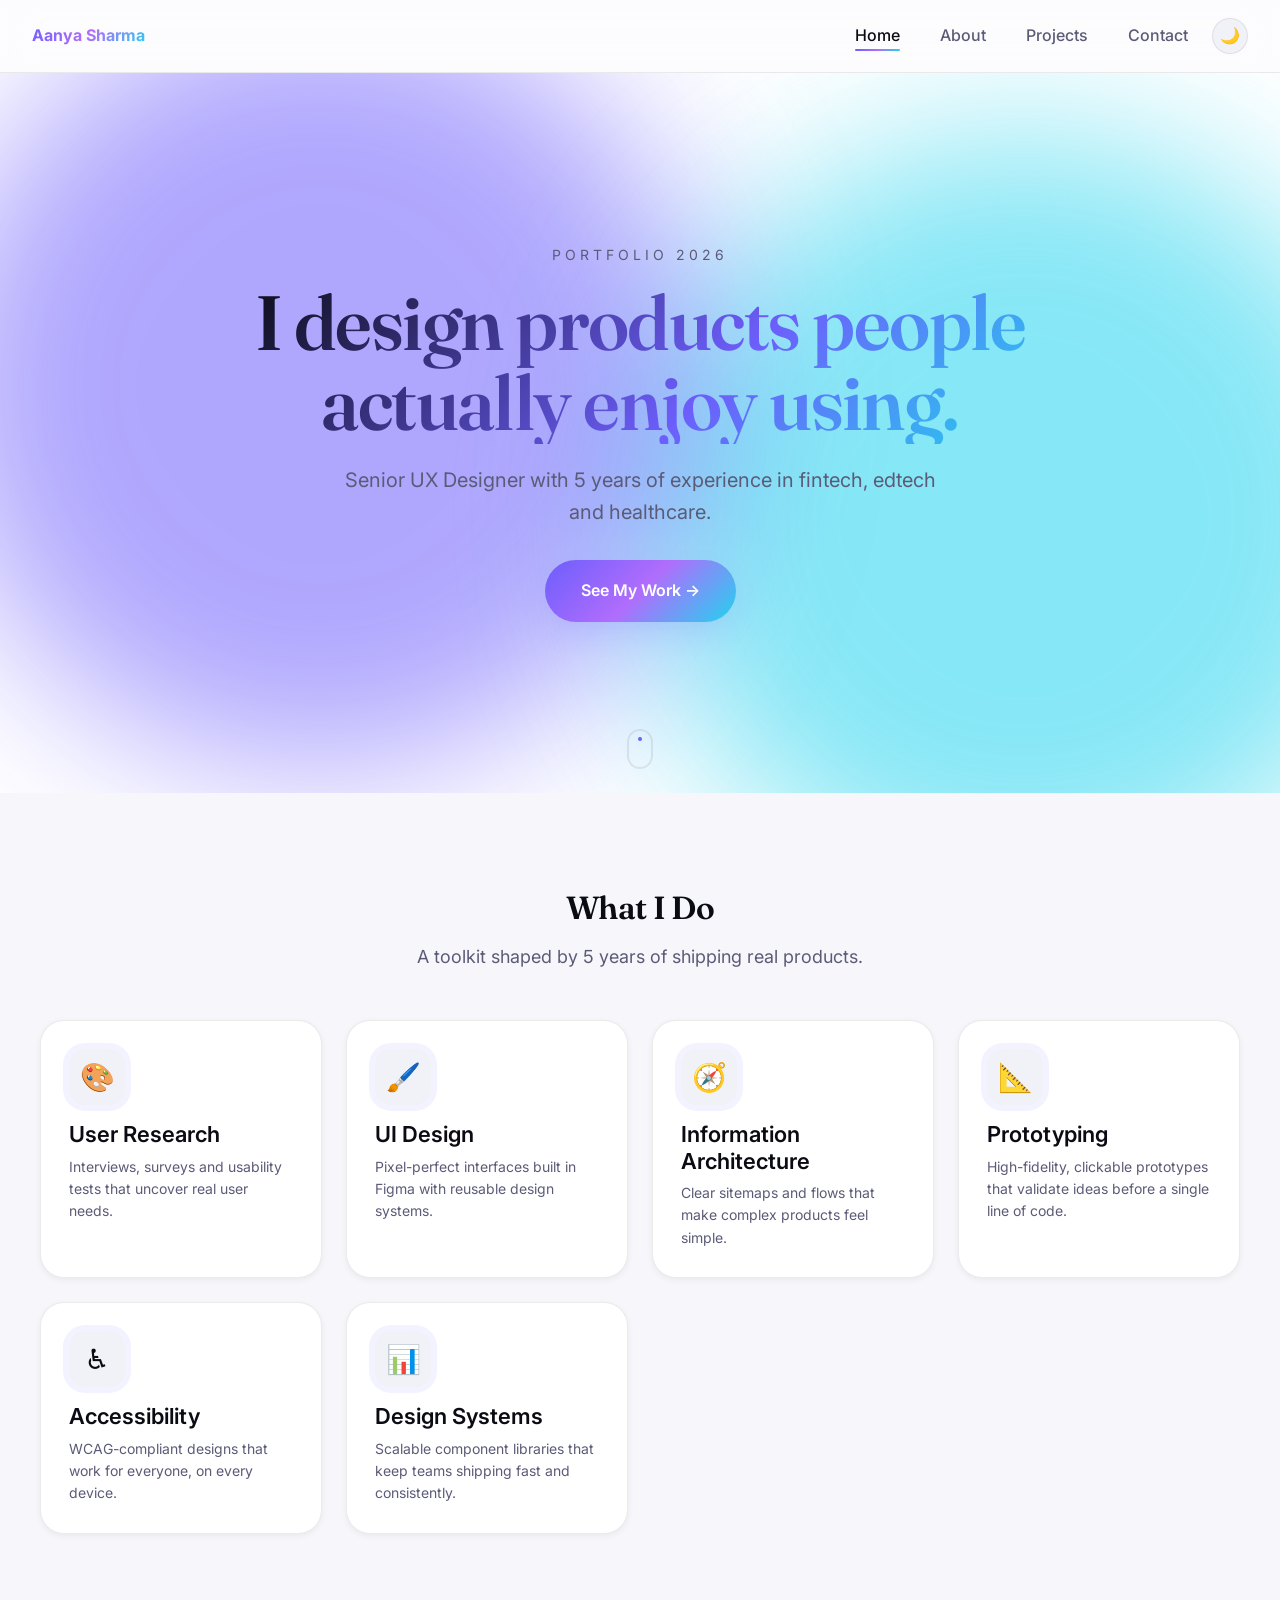
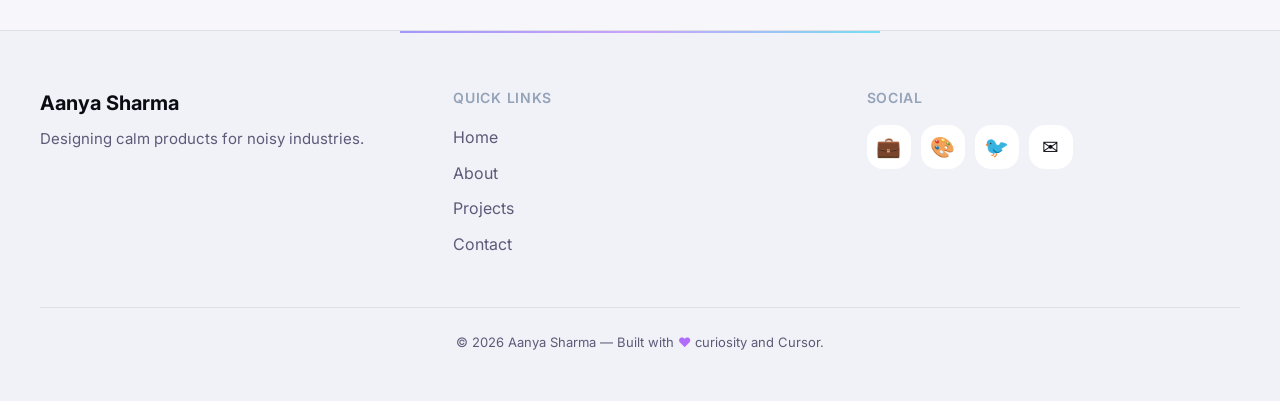
<file: index.html>
<!DOCTYPE html>
<html lang="en">
<head>
  <meta charset="UTF-8">
  <meta name="viewport" content="width=device-width, initial-scale=1.0">
  <title>Aanya Sharma | UX Designer</title>
  <link rel="stylesheet" href="styles.css">
</head>
<body>

  <!-- Site navigation: sticks to the top of the viewport when you scroll -->
  <nav class="site-nav" aria-label="Main navigation">

    <!-- Brand name on the left — links back to the home page -->
    <a href="index.html" class="site-nav__brand">Aanya Sharma</a>

    <button
      type="button"
      class="site-nav__toggle"
      aria-expanded="false"
      aria-controls="site-nav-menu"
      aria-label="Open navigation menu"
    >
      <span class="site-nav__toggle-icon site-nav__toggle-icon--menu" aria-hidden="true">☰</span>
      <span class="site-nav__toggle-icon site-nav__toggle-icon--close" aria-hidden="true">✕</span>
    </button>

    <!-- Main page links — dropdown panel on small screens -->
    <div id="site-nav-menu" class="site-nav__menu">
      <ul class="site-nav__links">
        <li><a href="index.html" class="active">Home</a></li>
        <li><a href="about.html">About</a></li>
        <li><a href="projects.html">Projects</a></li>
        <li><a href="contact.html">Contact</a></li>
      </ul>
      <button type="button" class="theme-toggle" aria-label="Switch to dark mode">
        <span class="theme-toggle__icon" aria-hidden="true">🌙</span>
      </button>
    </div>

  </nav>

  <section class="hero">
    <div class="hero__noise" aria-hidden="true"></div>
    <p class="hero__eyebrow">PORTFOLIO 2026</p>
    <h1 class="hero__title">I design products people actually enjoy using.</h1>
    <p class="hero__subtitle">Senior UX Designer with 5 years of experience in fintech, edtech and healthcare.</p>
    <a href="projects.html" class="hero__cta btn-shine">See My Work →</a>
    <div class="hero__scroll" aria-hidden="true"><span class="hero__scroll-dot"></span></div>
  </section>

  <section class="skills">
    <h2 class="skills__heading">What I Do</h2>
    <p class="skills__tagline">A toolkit shaped by 5 years of shipping real products.</p>

    <div class="skills__grid">

      <!-- Card 1: User Research -->
      <article class="skills__card reveal">
        <span class="skills__icon" aria-hidden="true">🎨</span>
        <h3>User Research</h3>
        <p>Interviews, surveys and usability tests that uncover real user needs.</p>
      </article>

      <!-- Card 2: UI Design -->
      <article class="skills__card reveal">
        <span class="skills__icon" aria-hidden="true">🖌️</span>
        <h3>UI Design</h3>
        <p>Pixel-perfect interfaces built in Figma with reusable design systems.</p>
      </article>

      <!-- Card 3: Information Architecture -->
      <article class="skills__card reveal">
        <span class="skills__icon" aria-hidden="true">🧭</span>
        <h3>Information Architecture</h3>
        <p>Clear sitemaps and flows that make complex products feel simple.</p>
      </article>

      <!-- Card 4: Prototyping -->
      <article class="skills__card reveal">
        <span class="skills__icon" aria-hidden="true">📐</span>
        <h3>Prototyping</h3>
        <p>High-fidelity, clickable prototypes that validate ideas before a single line of code.</p>
      </article>

      <!-- Card 5: Accessibility -->
      <article class="skills__card reveal">
        <span class="skills__icon" aria-hidden="true">♿</span>
        <h3>Accessibility</h3>
        <p>WCAG-compliant designs that work for everyone, on every device.</p>
      </article>

      <!-- Card 6: Design Systems -->
      <article class="skills__card reveal">
        <span class="skills__icon" aria-hidden="true">📊</span>
        <h3>Design Systems</h3>
        <p>Scalable component libraries that keep teams shipping fast and consistently.</p>
      </article>

    </div>
  </section>

  <footer class="site-footer">
    <div class="site-footer__inner">
      <div class="site-footer__columns">
        <div class="site-footer__brand">
          <p class="site-footer__name">Aanya Sharma</p>
          <p class="site-footer__tagline">Designing calm products for noisy industries.</p>
        </div>
        <div class="site-footer__links">
          <p class="site-footer__heading">Quick links</p>
          <ul>
            <li><a href="index.html">Home</a></li>
            <li><a href="about.html">About</a></li>
            <li><a href="projects.html">Projects</a></li>
            <li><a href="contact.html">Contact</a></li>
          </ul>
        </div>
        <div class="site-footer__social">
          <p class="site-footer__heading">Social</p>
          <ul>
            <li>
              <a class="site-footer__social-link" href="https://linkedin.com" target="_blank" rel="noopener noreferrer">
                <span class="visually-hidden">LinkedIn</span>
                <span class="site-footer__social-emoji" aria-hidden="true">💼</span>
              </a>
            </li>
            <li>
              <a class="site-footer__social-link" href="https://dribbble.com" target="_blank" rel="noopener noreferrer">
                <span class="visually-hidden">Dribbble</span>
                <span class="site-footer__social-emoji" aria-hidden="true">🎨</span>
              </a>
            </li>
            <li>
              <a class="site-footer__social-link" href="https://twitter.com" target="_blank" rel="noopener noreferrer">
                <span class="visually-hidden">Twitter</span>
                <span class="site-footer__social-emoji" aria-hidden="true">🐦</span>
              </a>
            </li>
            <li>
              <a class="site-footer__social-link" href="mailto:aanya.sharma@example.com">
                <span class="visually-hidden">Email</span>
                <span class="site-footer__social-emoji" aria-hidden="true">✉️</span>
              </a>
            </li>
          </ul>
        </div>
      </div>
      <div class="site-footer__bottom">
        <p>© 2026 Aanya Sharma — Built with <span class="footer-heart" aria-hidden="true">♥</span> curiosity and Cursor.</p>
      </div>
    </div>
  </footer>

  <script src="script.js"></script>
</body>
</html>
</file>
<file: styles.css>
@import url("https://fonts.googleapis.com/css2?family=Fraunces:opsz,wght@9..144,600;800&family=Inter:wght@400;500;600;700&display=swap");

:root {
  /* Light theme (default) */
  --bg:            #f7f7fb;
  --surface:       #ffffff;
  --surface-2:     #f1f1f8;
  --text:          #0b0b14;
  --text-muted:    #5b5b78;
  --border:        rgba(11,11,20,.08);
  --primary:       #6d5efc;
  --primary-2:     #b06dfc;
  --accent:        #22d3ee;
  --success:       #16a34a;
  --danger:        #ef4444;
  --shadow-sm:     0 2px 6px rgba(11,11,20,.06);
  --shadow-md:     0 12px 32px -8px rgba(109,94,252,.18);
  --shadow-lg:     0 30px 60px -20px rgba(109,94,252,.35);
  --radius-sm:     10px;
  --radius-md:     16px;
  --radius-lg:     24px;
  --radius-pill:   999px;
  --ease:          cubic-bezier(.2,.7,.2,1);
  --dur-fast:      180ms;
  --dur:           320ms;
  --dur-slow:      650ms;
  --grad-hero:     linear-gradient(135deg,#6d5efc 0%,#b06dfc 50%,#22d3ee 100%);
  --grad-text:     linear-gradient(135deg,#0b0b14 0%,#6d5efc 60%,#22d3ee 100%);

    /* Legacy aliases (existing rules) */
  --color-bg: var(--surface);
  --color-text: var(--text);
  --color-muted: var(--text-muted);
  --color-primary: var(--primary);
  --color-primary-dark: #5548e8;
  --color-accent: var(--accent);
  --color-surface: var(--surface-2);

  --font-heading: "Fraunces", Georgia, serif;
  --font-body: "Inter", system-ui, sans-serif;

  --font-size-h1: 48px;
  --font-size-h2: 32px;
  --font-size-h3: 22px;
  --font-size-body: 16px;
  --font-size-small: 14px;

  --line-height-body: 1.6;
  --line-height-heading: 1.2;

  --nav-glass: rgba(255,255,255,.65);
}

:root[data-theme="dark"] {
  --bg:#08090f;
  --surface:#13141f;
  --surface-2:#1c1d2e;
  --text:#f5f5fa;
  --text-muted:#9ca3b7;
  --border:rgba(245,245,250,.10);
  --shadow-sm:0 2px 8px rgba(0,0,0,.4);
  --shadow-md:0 14px 40px -10px rgba(34,211,238,.20);
  --shadow-lg:0 30px 80px -20px rgba(109,94,252,.45);
  --grad-text: linear-gradient(135deg,#ffffff 0%,#b06dfc 60%,#22d3ee 100%);
  --color-bg: var(--surface);
  --color-text: var(--text);
  --color-muted: var(--text-muted);
  --nav-glass: rgba(19,20,31,.55);
}

html {
  scroll-behavior: smooth;
}

body {
  margin: 0;
  font-family: var(--font-body);
  font-size: var(--font-size-body);
  line-height: var(--line-height-body);
  color: var(--text);
  background-color: var(--bg);
}

h1,
h2 {
  font-family: var(--font-heading);
  font-weight: 600;
  line-height: var(--line-height-heading);
  color: var(--color-text);
}

h1 {
  font-size: var(--font-size-h1);
}

h2 {
  font-size: var(--font-size-h2);
}

h3 {
  font-family: var(--font-body);
  font-size: var(--font-size-h3);
  font-weight: 600;
  line-height: var(--line-height-heading);
  color: var(--color-text);
}

/* === NAVIGATION === */

.site-nav {
  position: sticky;
  top: 0;
  z-index: 100;
  display: flex;
  align-items: center;
  justify-content: space-between;
  height: 64px;
  padding: 0 2rem;
  background-color: var(--color-text);
  color: var(--color-bg);
  font-size: var(--font-size-body);
}

.site-nav__toggle {
  display: none;
  align-items: center;
  justify-content: center;
  width: 44px;
  height: 44px;
  padding: 0;
  border: none;
  background: transparent;
  color: var(--color-bg);
  cursor: pointer;
}

.site-nav__toggle-icon {
  font-size: 1.5rem;
  line-height: 1;
  transition: opacity 0.2s ease, transform 0.2s ease;
}

.site-nav__toggle-icon--close {
  display: none;
}

.site-nav.is-open .site-nav__toggle-icon--menu {
  display: none;
}

.site-nav.is-open .site-nav__toggle-icon--close {
  display: inline;
}

.site-nav__brand {
  color: var(--color-bg);
  text-decoration: none;
  font-weight: 600;
}

.site-nav__links {
  display: flex;
  align-items: center;
  gap: 2.5rem;
  margin: 0;
  padding: 0;
  list-style: none;
}

.site-nav__links a {
  color: var(--color-bg);
  text-decoration: none;
  transition: color 0.2s ease;
}

.site-nav__links a:hover {
  color: var(--color-accent);
}

.site-nav__links a.active {
  text-decoration: underline;
  text-decoration-color: var(--color-accent);
  text-underline-offset: 4px;
}

/* === HERO === */

.hero {
  display: flex;
  flex-direction: column;
  align-items: center;
  justify-content: center;
  width: 100%;
  height: 80vh;
  padding: 2rem;
  box-sizing: border-box;
  text-align: center;
  color: var(--color-bg);
  background: linear-gradient(to bottom right, #4f46e5, #9333ea);
}

.hero__eyebrow {
  margin: 0 0 1rem;
  font-size: var(--font-size-small);
  letter-spacing: 4px;
  text-transform: uppercase;
  opacity: 0.6;
}

.hero__title {
  margin: 0 0 1.25rem;
  max-width: 800px;
  color: var(--color-bg);
}

.hero__subtitle {
  margin: 0 0 2rem;
  max-width: 600px;
  font-size: 20px;
  line-height: var(--line-height-body);
  opacity: 0.8;
}

@keyframes hero-cta-float {
  0%,
  100% {
    transform: translateY(0);
  }
  50% {
    transform: translateY(-3px);
  }
}

.hero__cta {
  display: inline-block;
  padding: 16px 32px;
  border-radius: 999px;
  background-color: var(--color-bg);
  color: var(--color-text);
  font-size: var(--font-size-body);
  font-weight: 600;
  text-decoration: none;
  box-shadow: 0 4px 14px rgba(0, 0, 0, 0.15);
  transition: transform 0.2s ease, box-shadow 0.2s ease;
  animation: hero-cta-float 2s ease-in-out infinite;
}

.hero__cta:hover {
  transform: translateY(-4px);
  box-shadow: 0 8px 20px rgba(0, 0, 0, 0.2);
}

/* === SKILLS === */

.skills {
  padding: 96px 24px;
  background-color: var(--color-bg);
}

.skills__heading {
  margin: 0 0 16px;
  text-align: center;
}

.skills__tagline {
  margin: 0 0 48px;
  text-align: center;
  font-size: 18px;
  color: var(--color-muted);
}

.skills__grid {
  display: grid;
  grid-template-columns: repeat(auto-fit, minmax(260px, 1fr));
  gap: 24px;
  max-width: 1200px;
  margin: 0 auto;
}

.skills__card {
  padding: 24px;
  border: 1px solid #e5e7eb;
  border-radius: 16px;
  background-color: var(--color-bg);
  box-shadow: 0 4px 12px rgba(17, 24, 39, 0.06);
  transition: transform 0.2s ease, box-shadow 0.2s ease;
}

.skills__card:hover {
  transform: translateY(-6px);
  box-shadow: 0 16px 32px rgba(17, 24, 39, 0.12);
}

.skills__icon {
  display: block;
  margin-bottom: 16px;
  font-size: 48px;
  line-height: 1;
}

.skills__card h3 {
  margin: 0 0 8px;
}

.skills__card p {
  margin: 0;
  font-size: var(--font-size-small);
  line-height: var(--line-height-body);
  color: var(--color-muted);
}

/* === ABOUT === */

.about-header {
  padding: 64px 24px 48px;
  text-align: center;
  background-color: var(--color-bg);
}

.about-header__title {
  margin: 0 0 12px;
}

.about-header__subtitle {
  margin: 0;
  font-size: 18px;
  color: var(--color-muted);
}

.about-bio {
  display: grid;
  grid-template-columns: 1fr 1fr;
  gap: 48px;
  align-items: start;
  max-width: 960px;
  margin: 0 auto;
  padding: 0 24px 80px;
}

.about-bio__image img {
  display: block;
  width: 400px;
  max-width: 100%;
  height: auto;
  aspect-ratio: 1;
  border-radius: 12px;
}

.about-bio__text p {
  margin: 0 0 1.25rem;
  color: var(--color-text);
}

.about-bio__text p:last-child {
  margin-bottom: 0;
}

.about-bio__text em {
  font-style: italic;
}

.about-timeline {
  max-width: 720px;
  margin: 0 auto;
  padding: 0 24px 96px;
}

.about-timeline__heading {
  margin: 0 0 40px;
  text-align: center;
}

.about-timeline__list {
  position: relative;
  margin: 0;
  padding: 0;
  list-style: none;
}

.about-timeline__list::before {
  content: "";
  position: absolute;
  left: 88px;
  top: 8px;
  bottom: 8px;
  width: 2px;
  background-color: var(--color-accent);
}

.about-timeline__item {
  position: relative;
  display: grid;
  grid-template-columns: 72px 1fr;
  gap: 32px;
  padding-bottom: 32px;
}

.about-timeline__item:last-child {
  padding-bottom: 0;
}

.about-timeline__item::before {
  content: "";
  position: absolute;
  left: 82px;
  top: 6px;
  width: 14px;
  height: 14px;
  border-radius: 50%;
  background-color: var(--color-accent);
  border: 3px solid var(--color-bg);
  box-shadow: 0 0 0 2px var(--color-accent);
  z-index: 1;
}

.about-timeline__year {
  font-size: 18px;
  font-weight: 700;
  color: var(--color-text);
  text-align: right;
}

.about-timeline__role {
  margin: 0 0 6px;
  font-size: 18px;
  font-weight: 600;
  color: var(--color-text);
}

.about-timeline__desc {
  margin: 0;
  font-size: 15px;
  line-height: var(--line-height-body);
  color: var(--color-muted);
}

/* === PROJECTS === */

.projects-header {
  padding: 64px 24px 48px;
  text-align: center;
  background-color: var(--color-bg);
}

.projects-header__title {
  margin: 0 0 12px;
}

.projects-header__subtitle {
  margin: 0;
  font-size: 18px;
  color: var(--color-muted);
}

.projects-grid {
  display: grid;
  grid-template-columns: repeat(auto-fit, minmax(320px, 1fr));
  gap: 32px;
  max-width: 1200px;
  margin: 0 auto;
  padding: 0 24px 96px;
}

.project-card {
  overflow: hidden;
  border: 1px solid #e5e7eb;
  border-radius: 12px;
  background-color: var(--color-bg);
  box-shadow: 0 4px 12px rgba(17, 24, 39, 0.06);
}

.project-card__image {
  display: block;
  width: 100%;
  aspect-ratio: 16 / 9;
  object-fit: cover;
}

.project-card__body {
  padding: 24px;
}

.project-card__title {
  margin: 0 0 8px;
}

.project-card__desc {
  margin: 0 0 16px;
  font-size: var(--font-size-small);
  line-height: var(--line-height-body);
  color: var(--color-muted);
}

.project-card__tags {
  display: flex;
  flex-wrap: wrap;
  gap: 8px;
  margin-bottom: 20px;
}

.project-card__tag {
  padding: 4px 10px;
  border-radius: 999px;
  background-color: #ede9fe;
  font-size: 12px;
  font-weight: 500;
  color: #5b21b6;
}

.project-card__link {
  font-size: 15px;
  font-weight: 600;
  color: var(--color-primary);
  text-decoration: none;
}

.project-card__link:hover {
  text-decoration: underline;
}

/* === CONTACT === */

.contact-header {
  padding: 64px 24px 48px;
  text-align: center;
  background-color: var(--color-bg);
}

.contact-header__title {
  margin: 0 0 12px;
}

.contact-header__subtitle {
  max-width: 640px;
  margin: 0 auto;
  font-size: 18px;
  line-height: var(--line-height-body);
  color: var(--color-muted);
}

.contact-layout {
  display: grid;
  grid-template-columns: 1fr 1.2fr;
  gap: 48px;
  align-items: start;
  max-width: 1000px;
  margin: 0 auto;
  padding: 0 24px 96px;
}

.contact-card {
  padding: 32px;
  border: 1px solid #e5e7eb;
  border-radius: 12px;
  background-color: var(--color-surface);
}

.contact-card__heading {
  margin: 0 0 24px;
  font-size: 20px;
  font-weight: 600;
  color: var(--color-text);
}

.contact-card__item {
  margin: 0 0 20px;
  line-height: var(--line-height-body);
  color: var(--color-text);
}

.contact-card__label {
  display: block;
  margin-bottom: 4px;
  font-size: 12px;
  font-weight: 600;
  letter-spacing: 0.05em;
  text-transform: uppercase;
  color: var(--color-muted);
}

.contact-card__item a {
  color: var(--color-primary);
  text-decoration: none;
}

.contact-card__item a:hover {
  text-decoration: underline;
}

.contact-card__social-list {
  margin: 0;
  padding: 0;
  list-style: none;
}

.contact-card__social-list li {
  margin-bottom: 8px;
}

.contact-card__social-list a {
  font-weight: 500;
  color: var(--color-primary);
  text-decoration: none;
}

.contact-card__social-list a:hover {
  text-decoration: underline;
}

.contact-form {
  display: flex;
  flex-direction: column;
  gap: 20px;
}

.contact-form__field {
  display: flex;
  flex-direction: column;
  gap: 8px;
}

.contact-form__field label {
  font-size: var(--font-size-small);
  font-weight: 600;
  color: var(--color-text);
}

.contact-form__field input,
.contact-form__field select,
.contact-form__field textarea {
  width: 100%;
  padding: 12px;
  border: 1px solid #d1d5db;
  border-radius: 8px;
  background-color: var(--color-bg);
  font-family: inherit;
  font-size: var(--font-size-body);
  color: var(--color-text);
  box-sizing: border-box;
  transition: border-color 0.2s ease, box-shadow 0.2s ease;
}

.contact-form__field textarea {
  resize: vertical;
  min-height: 120px;
}

.contact-form__field input:focus,
.contact-form__field select:focus,
.contact-form__field textarea:focus {
  outline: none;
  border-color: var(--color-primary);
  box-shadow: 0 0 0 3px rgba(99, 102, 241, 0.25);
}

.contact-form__submit {
  width: 100%;
  padding: 14px;
  border: none;
  border-radius: 8px;
  background-color: var(--color-primary);
  font-size: var(--font-size-body);
  font-weight: 600;
  color: var(--color-bg);
  cursor: pointer;
  transition: background-color 0.2s ease;
}

.contact-form__submit:hover {
  background-color: var(--color-primary-dark);
}

.contact-success {
  margin: 0;
  padding: 24px;
  border-radius: 8px;
  background-color: #ecfdf5;
  border: 1px solid #a7f3d0;
  font-size: var(--font-size-body);
  line-height: var(--line-height-body);
  color: #065f46;
}

/* === FOOTER === */

.site-footer {
  padding: 48px 24px;
  background-color: #0f172a;
  color: #cbd5e1;
}

.site-footer__inner {
  max-width: 1200px;
  margin: 0 auto;
}

.site-footer__columns {
  display: grid;
  grid-template-columns: repeat(3, 1fr);
  gap: 40px;
}

.site-footer__name {
  margin: 0 0 8px;
  font-size: 20px;
  font-weight: 700;
  color: #f8fafc;
}

.site-footer__tagline {
  margin: 0;
  font-size: 15px;
  line-height: var(--line-height-body);
  color: #cbd5e1;
}

.site-footer__heading {
  margin: 0 0 16px;
  font-size: var(--font-size-small);
  font-weight: 600;
  letter-spacing: 0.05em;
  text-transform: uppercase;
  color: #94a3b8;
}

.site-footer__links ul,
.site-footer__social ul {
  margin: 0;
  padding: 0;
  list-style: none;
}

.site-footer__links li,
.site-footer__social li {
  margin-bottom: 10px;
}

.site-footer__links a {
  color: #cbd5e1;
  text-decoration: none;
  transition: color 0.2s ease;
}

.site-footer__links a:hover {
  color: var(--color-accent);
}

.site-footer__social-link {
  display: inline-flex;
  align-items: center;
  gap: 10px;
  color: #cbd5e1;
  text-decoration: none;
  transition: color 0.2s ease;
}

.site-footer__social-link:hover {
  color: var(--color-accent);
}

.site-footer__icon {
  width: 20px;
  height: 20px;
  flex-shrink: 0;
  fill: currentColor;
}

.site-footer__bottom {
  margin-top: 40px;
  padding-top: 24px;
  border-top: 1px solid rgba(203, 213, 225, 0.2);
  text-align: center;
}

.site-footer__bottom p {
  margin: 0;
  font-size: 13px;
  color: #94a3b8;
}

/* === RESPONSIVE === */

/* Tablet and below (768px) */
@media (max-width: 767px) {
  .site-nav {
    flex-wrap: wrap;
    align-content: flex-start;
  }

  .site-nav__toggle {
    display: flex;
  }

  .site-nav__menu {
    display: none;
    flex-basis: 100%;
    width: 100%;
    border-top: 1px solid rgba(255, 255, 255, 0.1);
  }

  .site-nav.is-open .site-nav__menu {
    display: block;
  }

  .site-nav__links {
    flex-direction: column;
    align-items: stretch;
    gap: 0;
    width: 100%;
    padding: 8px 0 16px;
  }

  .site-nav__links li {
    width: 100%;
  }

  .site-nav__links a {
    display: block;
    padding: 14px 24px;
    border-bottom: 1px solid rgba(255, 255, 255, 0.08);
  }

  .site-nav__links li:last-child a {
    border-bottom: none;
  }

  .skills__grid {
    grid-template-columns: 1fr;
  }

  .about-bio {
    grid-template-columns: 1fr;
    justify-items: center;
  }

  .about-bio__text {
    max-width: 100%;
  }

  .about-timeline__list::before {
    left: 72px;
  }

  .about-timeline__item::before {
    left: 66px;
  }

  .about-timeline__item {
    grid-template-columns: 56px 1fr;
    gap: 20px;
  }

  .projects-grid {
    grid-template-columns: 1fr;
  }

  .contact-layout {
    grid-template-columns: 1fr;
  }

  .site-footer__columns {
    grid-template-columns: 1fr;
    gap: 32px;
  }
}

/* Small phones (480px) */
@media (max-width: 479px) {
  h1,
  .hero__title {
    font-size: 32px;
  }

  .skills {
    padding-top: 56px;
    padding-bottom: 56px;
  }

  .about-timeline {
    padding-bottom: 56px;
  }

  .projects-grid {
    padding-bottom: 56px;
  }

  .contact-layout {
    padding-bottom: 56px;
  }

  .hero {
    min-height: 70vh;
    height: auto;
    padding: 3rem 1.5rem;
  }

  .hero__subtitle {
    font-size: 18px;
  }
}

/* === DESIGN TOKENS === */
/* Theme transitions */
body,
*,
*::before,
*::after {
  transition:
    background-color var(--dur) var(--ease),
    color var(--dur) var(--ease),
    border-color var(--dur) var(--ease),
    box-shadow var(--dur) var(--ease);
}

h1,
h2 {
  letter-spacing: -0.02em;
}

/* === GLOBAL ANIMATIONS & UTILITIES === */
.scroll-progress {
  position: fixed;
  top: 0;
  left: 0;
  z-index: 1000;
  width: 0;
  height: 3px;
  background: var(--grad-hero);
  pointer-events: none;
}

.reveal {
  opacity: 0;
  transform: translateY(28px);
  transition:
    opacity var(--dur-slow) var(--ease),
    transform var(--dur-slow) var(--ease);
}

.reveal.is-visible {
  opacity: 1;
  transform: translateY(0);
}

.reveal--from-left {
  transform: translateX(-28px);
}

.reveal--from-left.is-visible {
  transform: translateX(0);
}

.btn-shine {
  position: relative;
  overflow: hidden;
  isolation: isolate;
}

.btn-shine::after {
  content: "";
  position: absolute;
  inset: 0;
  background: linear-gradient(
    120deg,
    transparent 0%,
    rgba(255, 255, 255, 0.4) 50%,
    transparent 100%
  );
  transform: translateX(-120%);
  pointer-events: none;
}

.btn-shine:hover::after {
  animation: btnShineSweep 700ms var(--ease) forwards;
}

@keyframes btnShineSweep {
  to {
    transform: translateX(120%);
  }
}

:focus {
  outline: none;
}

:focus-visible {
  outline: 2px solid var(--primary);
  outline-offset: 3px;
  border-radius: inherit;
}

.visually-hidden {
  position: absolute;
  width: 1px;
  height: 1px;
  padding: 0;
  margin: -1px;
  overflow: hidden;
  clip: rect(0, 0, 0, 0);
  white-space: nowrap;
  border: 0;
}

.page-splash {
  position: fixed;
  inset: 0;
  z-index: 9999;
  display: flex;
  align-items: center;
  justify-content: center;
  background: rgba(8, 9, 15, 0.92);
  opacity: 1;
  transition: opacity 300ms var(--ease);
  pointer-events: none;
}

.page-splash__brand {
  margin: 0;
  font-family: var(--font-heading);
  font-size: clamp(1.75rem, 5vw, 2.5rem);
  font-weight: 700;
  background: var(--grad-hero);
  -webkit-background-clip: text;
  background-clip: text;
  color: transparent;
  opacity: 0;
  transform: scale(0.96);
  transition:
    opacity 400ms var(--ease),
    transform 400ms var(--ease);
}

.page-splash.is-active .page-splash__brand {
  opacity: 1;
  transform: scale(1);
}

.page-splash.is-done {
  opacity: 0;
}

.page-splash.is-done .page-splash__brand {
  opacity: 0;
}

/* === NAV (GLASS) === */
.site-nav {
  height: 72px;
  padding: 0 clamp(1rem, 4vw, 2rem);
  background: var(--nav-glass);
  backdrop-filter: blur(18px) saturate(140%);
  -webkit-backdrop-filter: blur(18px) saturate(140%);
  border-bottom: 1px solid var(--border);
  color: var(--text);
  box-shadow: none;
  transition:
    height var(--dur) var(--ease),
    box-shadow var(--dur) var(--ease),
    background-color var(--dur) var(--ease);
}

.site-nav.is-scrolled {
  height: 56px;
  box-shadow: var(--shadow-md);
  background: rgba(255, 255, 255, 0.82);
}

:root[data-theme="dark"] .site-nav.is-scrolled {
  background: rgba(19, 20, 31, 0.78);
}

.site-nav__brand {
  font-weight: 700;
  background: var(--grad-hero);
  -webkit-background-clip: text;
  background-clip: text;
  color: transparent;
}

.site-nav__toggle {
  color: var(--text);
}

.site-nav__menu {
  display: flex;
  align-items: center;
  gap: 1.5rem;
}

.site-nav__links a {
  position: relative;
  color: var(--text-muted);
  font-weight: 500;
}

.site-nav__links a:hover {
  color: var(--text);
}

.site-nav__links a.active {
  color: var(--text);
  text-decoration: none;
}

.site-nav__links a.active::after {
  content: "";
  position: absolute;
  left: 0;
  bottom: -6px;
  width: 100%;
  height: 2px;
  background: var(--grad-hero);
  border-radius: var(--radius-pill);
  animation: navUnderlineIn var(--dur) var(--ease) forwards;
  transform-origin: left center;
}

@keyframes navUnderlineIn {
  from {
    transform: scaleX(0);
  }
  to {
    transform: scaleX(1);
  }
}

.theme-toggle {
  flex-shrink: 0;
  display: inline-flex;
  align-items: center;
  justify-content: center;
  width: 36px;
  height: 36px;
  padding: 0;
  border: 1px solid var(--border);
  border-radius: var(--radius-pill);
  background: var(--surface-2);
  font-size: 1rem;
  line-height: 1;
  cursor: pointer;
  transition:
    transform var(--dur-fast) var(--ease),
    background var(--dur-fast) var(--ease);
}

.theme-toggle:hover {
  transform: scale(1.06);
}

.theme-toggle__icon {
  pointer-events: none;
}

/* === HERO (BLOBS) === */
.hero {
  position: relative;
  overflow: hidden;
  min-height: 80vh;
  height: auto;
  padding: clamp(3rem, 8vw, 5rem) 2rem 5rem;
  color: var(--text);
  background: var(--surface);
  isolation: isolate;
}

.hero::before,
.hero::after {
  content: "";
  position: absolute;
  width: 60vw;
  height: 60vw;
  border-radius: 50%;
  filter: blur(80px);
  opacity: 0.55;
  z-index: 0;
  animation: blobFloat 12s ease-in-out infinite;
  pointer-events: none;
}

.hero::before {
  top: -10%;
  left: -5%;
  background: #6d5efc;
  mix-blend-mode: multiply;
}

.hero::after {
  bottom: -15%;
  right: -10%;
  background: #22d3ee;
  mix-blend-mode: multiply;
  animation-delay: -6s;
}

:root[data-theme="dark"] .hero::before,
:root[data-theme="dark"] .hero::after {
  mix-blend-mode: screen;
}

.hero__noise {
  position: absolute;
  inset: 0;
  z-index: 0;
  opacity: 0.04;
  pointer-events: none;
  background-image: url("data:image/svg+xml,%3Csvg viewBox='0 0 120 120' xmlns='http://www.w3.org/2000/svg'%3E%3Cfilter id='n'%3E%3CfeTurbulence type='fractalNoise' baseFrequency='0.85' numOctaves='4' stitchTiles='stitch'/%3E%3C/filter%3E%3Crect width='100%25' height='100%25' filter='url(%23n)'/%3E%3C/svg%3E");
  background-size: 120px 120px;
}

.hero > * {
  position: relative;
  z-index: 1;
}

@keyframes blobFloat {
  0%,
  100% {
    transform: translate(0, 0);
  }
  33% {
    transform: translate(40px, -30px);
  }
  66% {
    transform: translate(-30px, 40px);
  }
}

.hero__eyebrow {
  color: var(--text-muted);
  opacity: 1;
}

.hero__title {
  font-size: clamp(40px, 6vw, 84px);
  line-height: 1.05;
  background: var(--grad-text);
  -webkit-background-clip: text;
  background-clip: text;
  color: transparent;
}

.hero__subtitle {
  color: var(--text-muted);
  opacity: 1;
}

.hero__cta.btn-shine {
  position: relative;
  padding: 18px 36px;
  border-radius: var(--radius-pill);
  background: var(--grad-hero);
  color: #fff;
  box-shadow: var(--shadow-md);
  animation: none;
  overflow: hidden;
}

.hero__cta:hover {
  transform: translateY(-3px);
  box-shadow: var(--shadow-lg);
}

.hero__scroll {
  position: absolute;
  bottom: 1.5rem;
  left: 50%;
  z-index: 2;
  width: 22px;
  height: 36px;
  border: 2px solid var(--border);
  border-radius: var(--radius-pill);
  transform: translateX(-50%);
}

.hero__scroll-dot {
  position: absolute;
  top: 6px;
  left: 50%;
  width: 4px;
  height: 4px;
  margin-left: -2px;
  border-radius: 50%;
  background: var(--primary);
  animation: scrollDot 1.6s ease-in-out infinite;
}

@keyframes scrollDot {
  0%,
  100% {
    transform: translateY(0);
    opacity: 1;
  }
  50% {
    transform: translateY(14px);
    opacity: 0.35;
  }
}

/* === SKILLS (UPGRADED) === */
.skills {
  background: var(--bg);
}

.skills__tagline {
  color: var(--text-muted);
}

.skills__card {
  position: relative;
  overflow: hidden;
  padding: 28px;
  border: 1px solid var(--border);
  border-radius: var(--radius-lg);
  background: var(--surface);
  box-shadow: var(--shadow-sm);
  transition:
    transform var(--dur) var(--ease),
    box-shadow var(--dur) var(--ease),
    border-color var(--dur) var(--ease);
}

.skills__card::after {
  content: "";
  position: absolute;
  inset: 0;
  background: linear-gradient(
    125deg,
    transparent 40%,
    rgba(255, 255, 255, 0.35) 50%,
    transparent 60%
  );
  transform: translateX(-100%);
  pointer-events: none;
  transition: transform var(--dur-slow) var(--ease);
}

.skills__card:hover {
  transform: translateY(-8px);
  box-shadow: var(--shadow-lg);
  border-color: transparent;
  background:
    linear-gradient(var(--surface), var(--surface)) padding-box,
    var(--grad-hero) border-box;
}

.skills__card:hover::after {
  transform: translateX(100%);
}

.skills__icon {
  display: flex;
  align-items: center;
  justify-content: center;
  width: 56px;
  height: 56px;
  margin-bottom: 16px;
  border-radius: var(--radius-md);
  background: var(--surface-2);
  font-size: 28px;
  line-height: 1;
  box-shadow: 0 0 0 6px rgba(109, 94, 252, 0.08);
}

.skills__card p {
  color: var(--text-muted);
}

/* === ABOUT (STATS + TIMELINE) === */
.about-header {
  position: relative;
  overflow: hidden;
  background: var(--bg);
}

.about-header__subtitle {
  color: var(--text-muted);
}

.about-header__title {
  position: relative;
  z-index: 1;
}

.about-header::before {
  content: "";
  position: absolute;
  top: 50%;
  left: 50%;
  width: min(420px, 80vw);
  height: min(280px, 50vw);
  transform: translate(-50%, -55%);
  background:
    radial-gradient(ellipse at 30% 40%, #6d5efc 0%, transparent 55%),
    radial-gradient(ellipse at 70% 60%, #22d3ee 0%, transparent 50%);
  filter: blur(40px);
  opacity: 0.25;
  pointer-events: none;
}

.about-stats {
  padding: 0 24px 48px;
  background: var(--bg);
}

.about-stats__inner {
  display: flex;
  flex-wrap: wrap;
  justify-content: center;
  gap: 2rem 3rem;
  max-width: 960px;
  margin: 0 auto;
  padding: 28px 32px;
  border: 1px solid var(--border);
  border-radius: var(--radius-lg);
  background: var(--surface);
  box-shadow: var(--shadow-sm);
}

.about-stats__item {
  text-align: center;
}

.about-stats__number {
  display: block;
  font-family: var(--font-heading);
  font-size: clamp(2rem, 4vw, 2.75rem);
  font-weight: 800;
  line-height: 1.1;
  background: var(--grad-hero);
  -webkit-background-clip: text;
  background-clip: text;
  color: transparent;
}

.about-stats__label {
  display: block;
  margin-top: 4px;
  font-size: var(--font-size-small);
  color: var(--text-muted);
}

.about-bio__image {
  transform: none;
  transition: transform var(--dur) var(--ease);
}

.about-bio__image img {
  border: 8px solid transparent;
  border-radius: var(--radius-lg);
  border-image: var(--grad-hero) 1;
  box-shadow: var(--shadow-lg);
}

@media (min-width: 901px) {
  .about-bio__image {
    transform: rotate(-3deg);
  }

  .about-bio__image:hover {
    transform: rotate(0deg);
  }
}

.about-timeline__list::before {
  background: var(--grad-hero);
}

.about-timeline__item::before {
  background: var(--primary);
  border-color: var(--bg);
  box-shadow: 0 0 0 6px rgba(109, 94, 252, 0.25);
}

.about-timeline__desc {
  color: var(--text-muted);
}

.about-timeline__item.reveal--from-left:nth-child(1) {
  transition-delay: 50ms;
}
.about-timeline__item.reveal--from-left:nth-child(2) {
  transition-delay: 150ms;
}
.about-timeline__item.reveal--from-left:nth-child(3) {
  transition-delay: 250ms;
}
.about-timeline__item.reveal--from-left:nth-child(4) {
  transition-delay: 350ms;
}

/* === PROJECTS (MARQUEE + CARDS) === */
.projects-header {
  background: var(--bg);
}

.projects-header__subtitle {
  color: var(--text-muted);
}

.tag-marquee {
  overflow: hidden;
  max-width: 1200px;
  margin: 0 auto 40px;
  padding: 12px 24px;
  mask-image: linear-gradient(90deg, transparent, #000 8%, #000 92%, transparent);
}

.tag-marquee__track {
  display: flex;
  width: max-content;
  animation: tagMarquee 30s linear infinite;
}

.tag-marquee:hover .tag-marquee__track {
  animation-play-state: paused;
}

.tag-marquee__row {
  display: flex;
  flex-shrink: 0;
  align-items: center;
  gap: 12px;
  padding-right: 12px;
}

.tag-marquee__pill {
  flex-shrink: 0;
  padding: 6px 14px;
  border: 1px solid var(--border);
  border-radius: var(--radius-pill);
  background: var(--surface);
  font-size: 12px;
  font-weight: 500;
  color: var(--text-muted);
  white-space: nowrap;
}

@keyframes tagMarquee {
  from {
    transform: translateX(0);
  }
  to {
    transform: translateX(-50%);
  }
}

.project-card {
  position: relative;
  border: 1px solid var(--border);
  border-radius: var(--radius-lg);
  background: var(--surface);
  box-shadow: var(--shadow-sm);
  transition:
    transform var(--dur) var(--ease),
    box-shadow var(--dur) var(--ease);
}

.project-card:hover {
  transform: rotate(-0.4deg) translateY(-6px);
  box-shadow: var(--shadow-lg);
}

.project-card__media {
  position: relative;
  overflow: hidden;
  border-radius: var(--radius-md);
  margin: 12px 12px 0;
  aspect-ratio: 16 / 9;
}

.project-card__image {
  width: 100%;
  height: 100%;
  object-fit: cover;
  transition: transform var(--dur) var(--ease);
}

.project-card:hover .project-card__image {
  transform: scale(1.06);
}

.project-card__media::after {
  content: "";
  position: absolute;
  inset: 0;
  background: linear-gradient(180deg, transparent 55%, rgba(0, 0, 0, 0.55) 100%);
  opacity: 0;
  transition: opacity var(--dur) var(--ease);
  pointer-events: none;
}

.project-card:hover .project-card__media::after {
  opacity: 1;
}

.project-card__desc {
  color: var(--text-muted);
}

.project-card__tag {
  background: var(--surface-2);
  color: var(--text);
  transition:
    background var(--dur-fast) var(--ease),
    color var(--dur-fast) var(--ease);
}

.project-card__tag:hover {
  background: var(--grad-hero);
  color: #fff;
}

.project-card__link {
  display: inline-block;
  color: var(--primary);
  opacity: 0;
  transform: translateY(8px);
  transition:
    opacity var(--dur) var(--ease),
    transform var(--dur) var(--ease);
}

.project-card:hover .project-card__link {
  opacity: 1;
  transform: translateY(0);
}

.project-card.reveal:nth-child(1) { transition-delay: 50ms; }
.project-card.reveal:nth-child(2) { transition-delay: 100ms; }
.project-card.reveal:nth-child(3) { transition-delay: 150ms; }
.project-card.reveal:nth-child(4) { transition-delay: 200ms; }
.project-card.reveal:nth-child(5) { transition-delay: 250ms; }
.project-card.reveal:nth-child(6) { transition-delay: 300ms; }

/* === CONTACT (FROSTED + FLOAT-LABELS) === */
.contact-header {
  background: var(--bg);
}

.contact-header__subtitle {
  color: var(--text-muted);
}

.contact-card {
  border: 1px solid var(--border);
  border-radius: var(--radius-lg);
  background: var(--surface);
  box-shadow: var(--shadow-md);
}

.contact-card__social-icons {
  display: flex;
  flex-wrap: wrap;
  gap: 12px;
  margin: 0;
  padding: 0;
  list-style: none;
}

.contact-card__social-icons li {
  list-style: none;
}

.contact-card__social-btn {
  display: inline-flex;
  align-items: center;
  justify-content: center;
  width: 56px;
  height: 56px;
  border-radius: var(--radius-md);
  background: var(--surface-2);
  font-size: 1.5rem;
  text-decoration: none;
  transition:
    transform var(--dur-fast) var(--ease),
    background var(--dur-fast) var(--ease);
}

.contact-card__social-btn:hover {
  transform: scale(1.08);
  background: var(--grad-hero);
}

.contact-form__field--float {
  position: relative;
  display: block;
  gap: 0;
}

.contact-form__field--float label {
  position: absolute;
  left: 16px;
  top: 50%;
  margin: 0;
  padding: 0 4px;
  font-size: var(--font-size-body);
  font-weight: 400;
  color: var(--text-muted);
  pointer-events: none;
  transform: translateY(-50%);
  transform-origin: left center;
  transition:
    top var(--dur-fast) var(--ease),
    transform var(--dur-fast) var(--ease),
    font-size var(--dur-fast) var(--ease),
    color var(--dur-fast) var(--ease);
}

.contact-form__field--float textarea + label {
  top: 1.25rem;
  transform: translateY(0);
}

.contact-form__field--float input,
.contact-form__field--float select,
.contact-form__field--float textarea {
  padding: 22px 16px 10px;
  border: 1.5px solid var(--border);
  border-radius: var(--radius-md);
  background: var(--surface);
}

.contact-form__field--float input:focus,
.contact-form__field--float select:focus,
.contact-form__field--float textarea:focus {
  border-color: var(--primary);
  box-shadow: 0 0 0 4px rgba(109, 94, 252, 0.18);
}

.contact-form__field--float input:focus + label,
.contact-form__field--float input:not(:placeholder-shown) + label,
.contact-form__field--float select:focus + label,
.contact-form__field--float select:valid + label,
.contact-form__field--float textarea:focus + label,
.contact-form__field--float textarea:not(:placeholder-shown) + label {
  top: 0;
  transform: translateY(-50%) scale(0.82);
  font-size: 12px;
  font-weight: 600;
  color: var(--primary);
  background: var(--bg);
}

.contact-form__field--float textarea:focus + label,
.contact-form__field--float textarea:not(:placeholder-shown) + label {
  top: 0;
  transform: translateY(-50%) scale(0.82);
}

.contact-form__submit.btn-shine {
  width: 100%;
  padding: 14px 28px;
  border: none;
  border-radius: var(--radius-pill);
  background: var(--grad-hero);
  color: #fff;
  box-shadow: var(--shadow-md);
  cursor: pointer;
  position: relative;
  overflow: hidden;
}

.contact-form__submit:hover {
  background: var(--grad-hero);
}

.contact-error {
  margin: 0 0 16px;
  padding: 24px;
  border-radius: var(--radius-md);
  background: rgba(239, 68, 68, 0.1);
  border: 1px solid rgba(239, 68, 68, 0.35);
  color: var(--danger);
}

.contact-success {
  background: rgba(22, 163, 74, 0.1);
  border-color: rgba(22, 163, 74, 0.35);
  color: var(--success);
}

:root[data-theme="dark"] .contact-success {
  color: #4ade80;
}

/* === FOOTER (UPGRADED) === */
.site-footer {
  position: relative;
  padding-top: 56px;
  background: var(--surface-2);
  border-top: 1px solid var(--border);
  color: var(--text-muted);
}

.site-footer::before {
  content: "";
  position: absolute;
  top: 0;
  left: 50%;
  width: min(480px, 60%);
  height: 2px;
  transform: translateX(-50%);
  background: var(--grad-hero);
  opacity: 0.6;
}

.site-footer__name {
  color: var(--text);
}

.site-footer__tagline,
.site-footer__links a,
.site-footer__bottom p {
  color: var(--text-muted);
}

.site-footer__links a:hover {
  color: var(--primary);
}

.site-footer__social ul {
  display: flex;
  flex-wrap: wrap;
  gap: 10px;
}

.site-footer__social-link {
  display: inline-flex;
  align-items: center;
  justify-content: center;
  width: 44px;
  height: 44px;
  padding: 0;
  border-radius: var(--radius-md);
  background: var(--surface);
  color: var(--text);
  font-size: 1.25rem;
  text-decoration: none;
  transition:
    transform var(--dur-fast) var(--ease),
    background var(--dur-fast) var(--ease);
}

.site-footer__social-link .site-footer__icon {
  display: none;
}

.site-footer__social-emoji {
  line-height: 1;
}

.site-footer__social-link:hover {
  transform: scale(1.08);
  background: var(--grad-hero);
  color: #fff;
}

.site-footer__bottom {
  border-top: 1px solid var(--border);
}

.footer-heart {
  display: inline-block;
  color: var(--primary-2);
  animation: heartPulse 1.4s ease-in-out infinite;
}

@keyframes heartPulse {
  0%,
  100% {
    transform: scale(1);
  }
  50% {
    transform: scale(1.25);
  }
}

/* === REDUCED MOTION === */
@media (prefers-reduced-motion: reduce) {
  *,
  ::before,
  ::after {
    animation-duration: 0.001ms !important;
    transition-duration: 0.001ms !important;
    animation-iteration-count: 1 !important;
    scroll-behavior: auto !important;
  }
}

/* === ADMIN INBOX === */
.admin {
  max-width: 1200px;
  margin: 0 auto;
  padding: 64px 24px 96px;
}

.admin-header {
  margin-bottom: 18px;
}

.admin-header__title {
  margin: 0 0 10px;
}

.admin-header__subtitle {
  margin: 0;
  font-size: 18px;
  color: var(--text-muted);
}

.admin-toolbar {
  display: flex;
  align-items: center;
  justify-content: space-between;
  gap: 20px;
  margin: 18px 0 28px;
  padding: 14px 16px;
  border: 1px solid var(--border);
  border-radius: var(--radius-lg);
  background: var(--surface);
  box-shadow: var(--shadow-sm);
}

.admin-toolbar__count {
  margin: 0;
  font-weight: 600;
  color: var(--text);
}

.admin-toggle {
  display: inline-flex;
  align-items: center;
  gap: 12px;
  user-select: none;
}

.admin-toggle__label {
  font-size: var(--font-size-small);
  font-weight: 600;
  color: var(--text-muted);
}

.admin-toggle__input {
  position: absolute;
  opacity: 0;
  width: 1px;
  height: 1px;
  margin: 0;
  padding: 0;
  pointer-events: none;
}

.admin-toggle__ui {
  position: relative;
  width: 46px;
  height: 26px;
  border-radius: var(--radius-pill);
  background: var(--surface-2);
  border: 1px solid var(--border);
  box-shadow: var(--shadow-sm);
  transition: transform var(--dur-fast) var(--ease), background var(--dur-fast) var(--ease);
}

.admin-toggle__ui::after {
  content: "";
  position: absolute;
  top: 50%;
  left: 3px;
  width: 20px;
  height: 20px;
  border-radius: var(--radius-pill);
  transform: translateY(-50%);
  background: var(--surface);
  border: 1px solid var(--border);
  box-shadow: 0 8px 18px -12px rgba(11, 11, 20, 0.5);
  transition: left var(--dur-fast) var(--ease), background var(--dur-fast) var(--ease);
}

.admin-toggle__input:focus-visible + .admin-toggle__ui {
  outline: 2px solid var(--primary);
  outline-offset: 3px;
}

.admin-toggle__input:checked + .admin-toggle__ui {
  background: rgba(109, 94, 252, 0.22);
  border-color: rgba(109, 94, 252, 0.35);
}

.admin-toggle__input:checked + .admin-toggle__ui::after {
  left: 22px;
  background: var(--primary);
  border-color: transparent;
}

.admin-grid {
  display: grid;
  grid-template-columns: repeat(auto-fit, minmax(320px, 1fr));
  gap: 20px;
}

.admin-grid.show-unread-only .admin-card.is-read {
  display: none;
}

.admin-card {
  position: relative;
  padding: 18px 18px 16px;
  border-radius: var(--radius-lg);
  border: 1px solid var(--border);
  background: var(--surface);
  box-shadow: var(--shadow-sm);
  border-left: 4px solid #a78bfa;
}

.admin-card.is-read {
  border-left-color: rgba(11, 11, 20, 0.18);
  background: #f3f4f6;
  opacity: 0.6;
}

:root[data-theme="dark"] .admin-card.is-read {
  background: rgba(156, 163, 183, 0.12);
  border-left-color: rgba(245, 245, 250, 0.16);
}

.admin-card__top {
  display: flex;
  align-items: start;
  justify-content: space-between;
  gap: 12px;
  margin-bottom: 10px;
}

.admin-card__subject {
  margin: 0;
  font-size: 18px;
}

.admin-card__time {
  flex-shrink: 0;
  font-size: 13px;
  color: var(--text-muted);
}

.admin-card__sender {
  margin: 0 0 10px;
  font-size: 14px;
  color: var(--text-muted);
}

.admin-card__body {
  margin: 0 0 14px;
  font-size: 15px;
  color: var(--text);
  overflow: hidden;
  display: -webkit-box;
  -webkit-line-clamp: 4;
  -webkit-box-orient: vertical;
}

.admin-card__actions {
  display: flex;
  justify-content: flex-end;
}

.admin-card__btn {
  padding: 10px 14px;
  border: none;
  border-radius: var(--radius-pill);
  background: var(--grad-hero);
  color: #fff;
  font-size: 13px;
  font-weight: 600;
  cursor: pointer;
  box-shadow: var(--shadow-sm);
  transition: transform var(--dur-fast) var(--ease), box-shadow var(--dur-fast) var(--ease);
}

.admin-card__btn:hover {
  transform: translateY(-2px);
  box-shadow: var(--shadow-md);
}

.admin-card__btn:disabled {
  cursor: not-allowed;
  transform: none;
  box-shadow: none;
  opacity: 0.7;
}

.admin-empty {
  grid-column: 1 / -1;
  margin: 0;
  padding: 26px 20px;
  text-align: center;
  border: 1px dashed var(--border);
  border-radius: var(--radius-lg);
  background: var(--surface);
  color: var(--text-muted);
}

/* === UPGRADE RESPONSIVE OVERRIDES === */
@media (max-width: 767px) {
  .site-nav__menu {
    display: none;
    flex-direction: column;
    align-items: stretch;
    gap: 0;
  }

  .site-nav.is-open .site-nav__menu {
    display: flex;
  }

  .site-nav__menu .theme-toggle {
    align-self: center;
    margin: 12px 0 16px;
  }

  .site-nav__links a.active::after {
    display: none;
  }

  .site-nav__links a.active {
    color: var(--primary);
  }

  .site-nav__menu {
    border-top-color: var(--border);
  }

  .site-nav__links a {
    border-bottom-color: var(--border);
    color: var(--text);
  }

  .tag-marquee {
    margin-bottom: 24px;
  }

  .about-stats__inner {
    flex-direction: column;
    gap: 1.5rem;
  }

  .hero__scroll {
    display: none;
  }

  .project-card__link {
    opacity: 1;
    transform: none;
  }

  .project-card__media::after {
    opacity: 0.35;
  }
}

@media (max-width: 479px) {
  .site-nav {
    height: auto;
    min-height: 64px;
  }

  .site-nav.is-scrolled {
    height: auto;
    min-height: 56px;
  }
}
</file>
